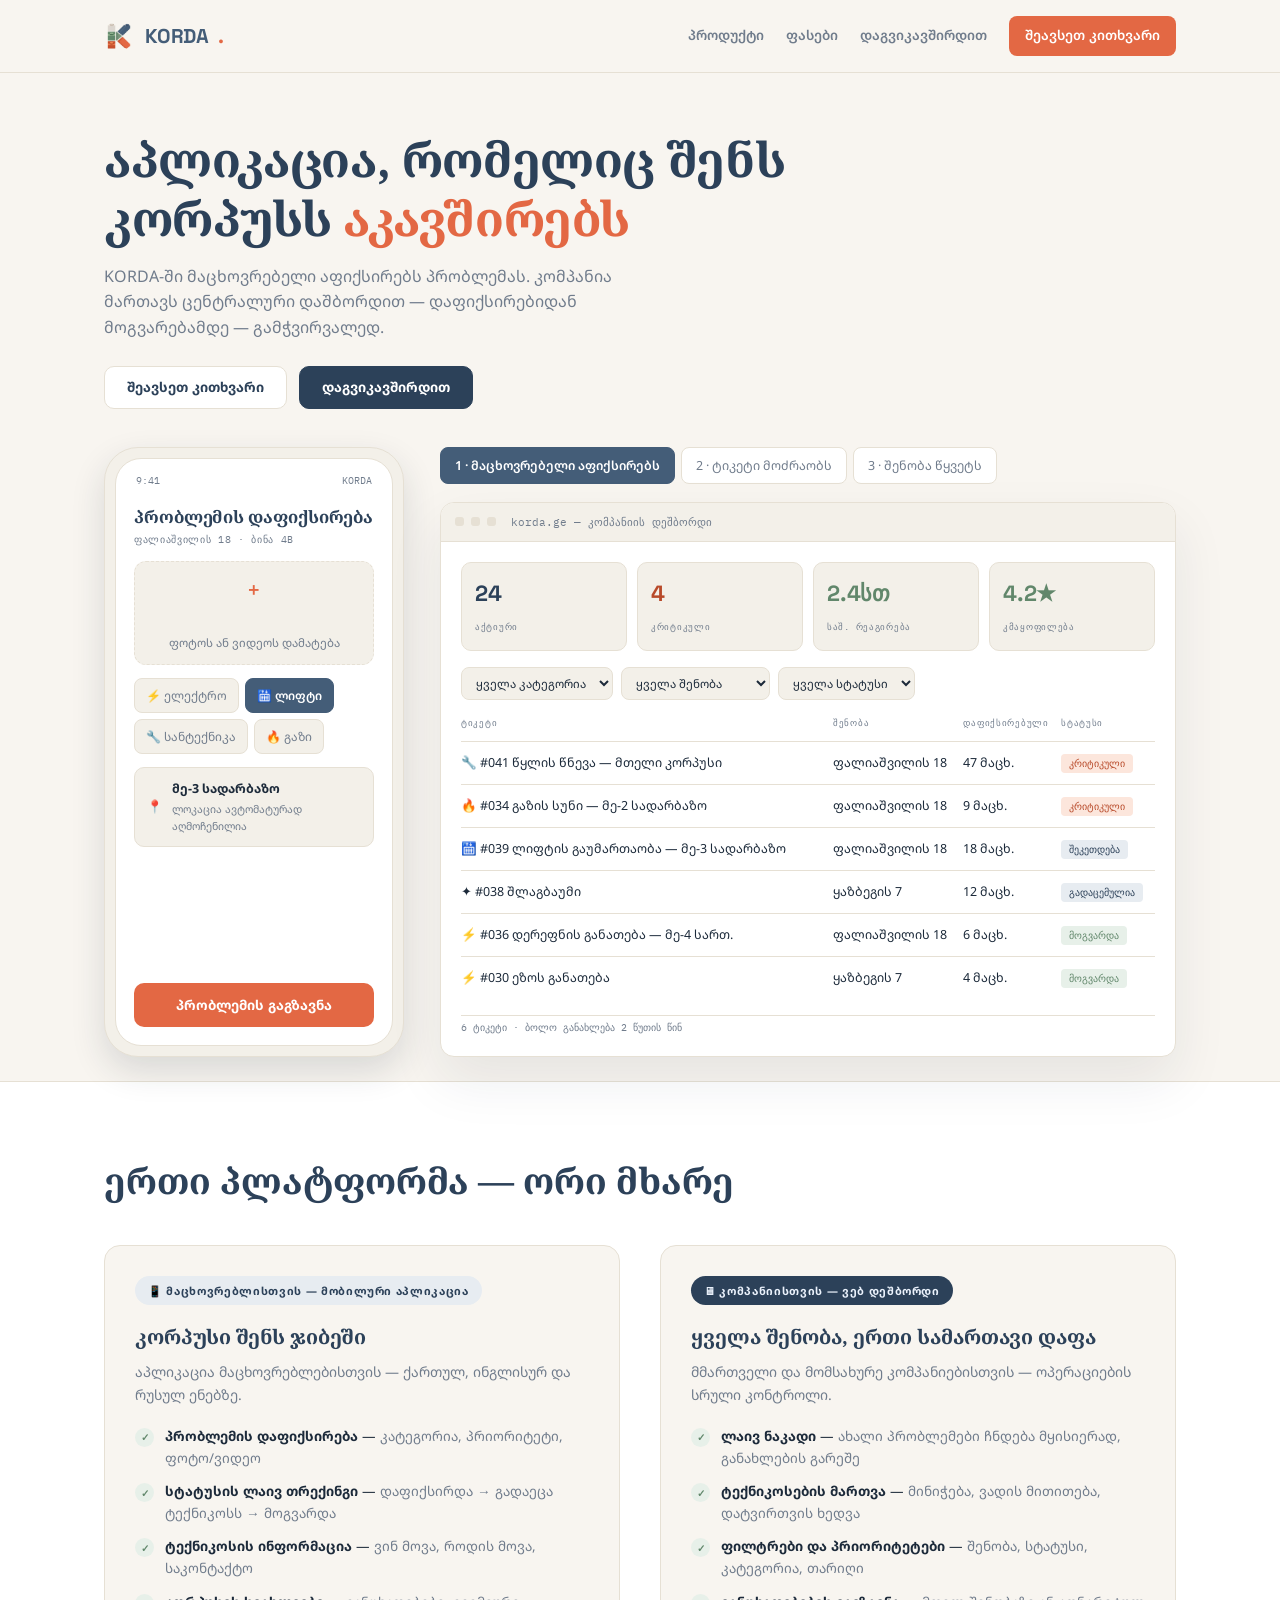
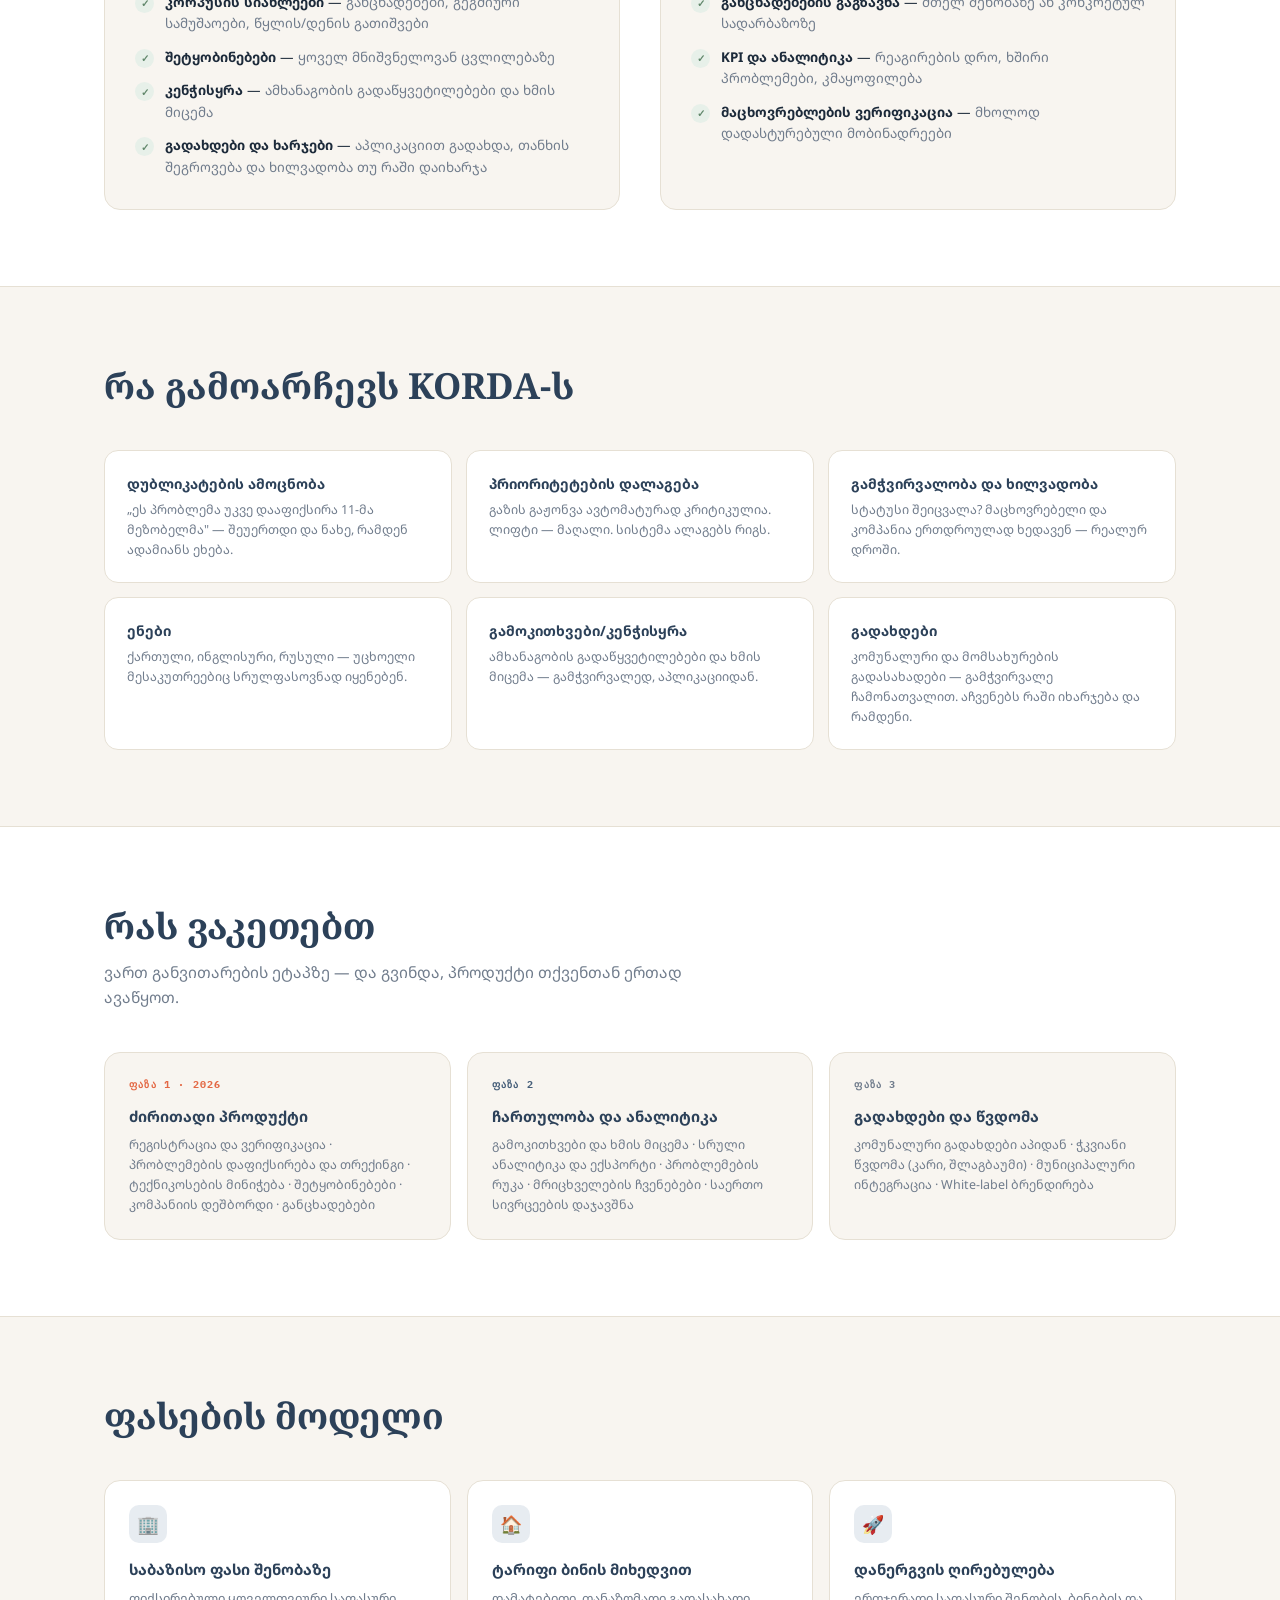
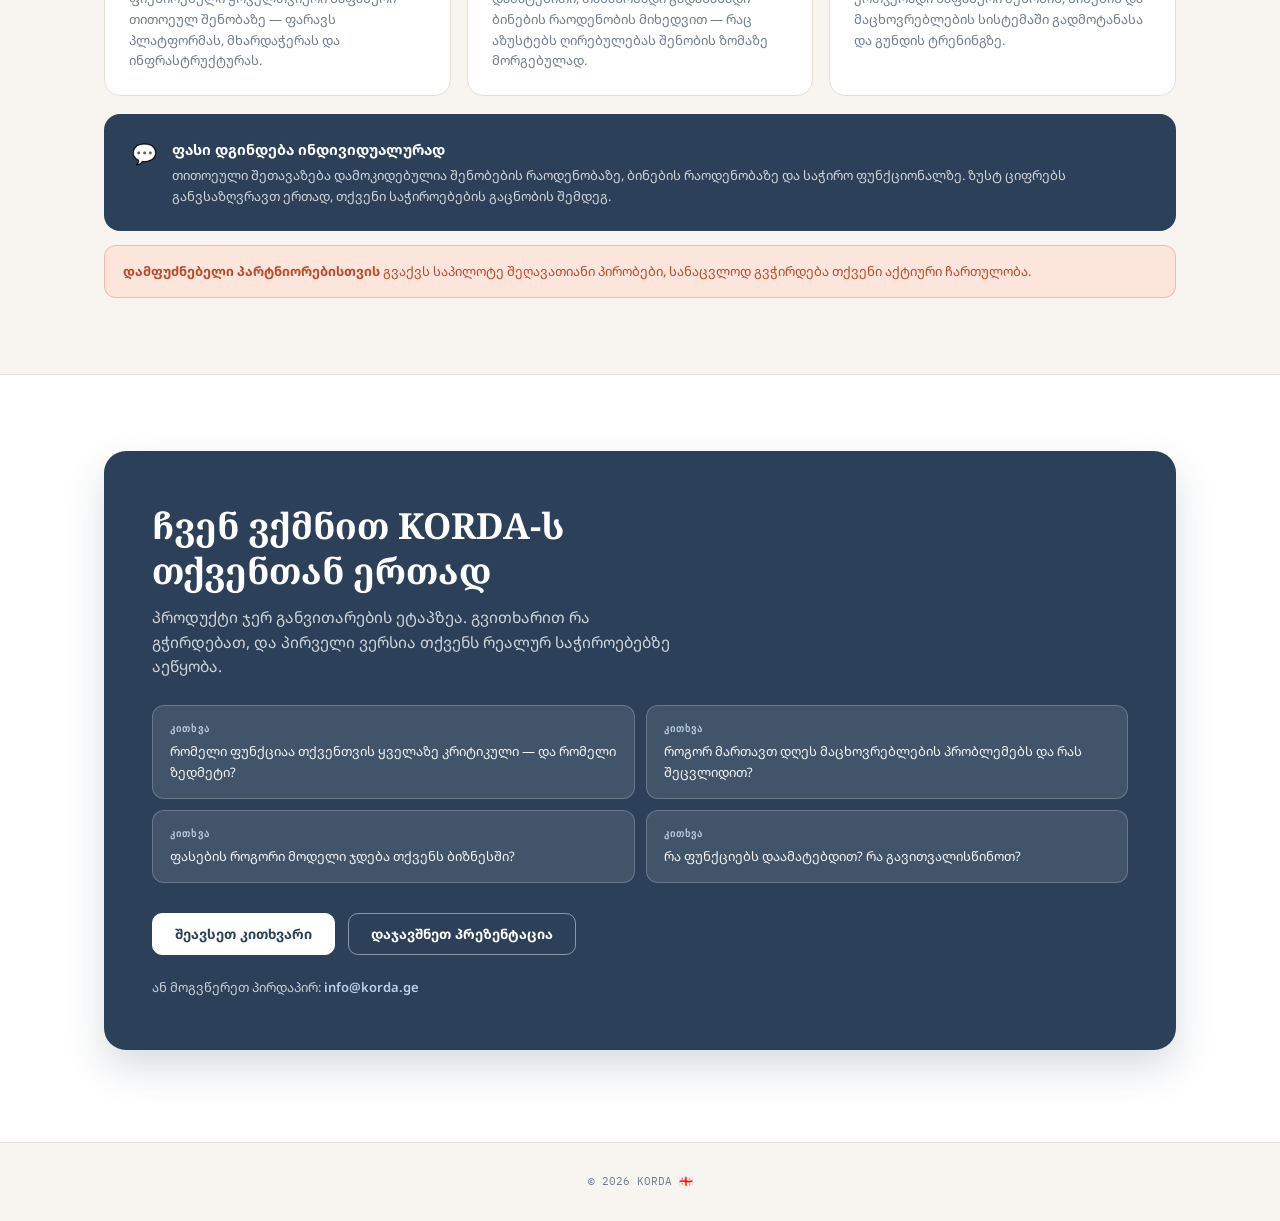
<file: index.html>
<!DOCTYPE html>
<html lang="ka">
<head>
<meta charset="utf-8">
<meta name="viewport" content="width=device-width, initial-scale=1">
<title>KORDA .</title>
<link rel="icon" href="img/korda_logo2.png" type="image/png">
<link rel="preconnect" href="https://fonts.googleapis.com">
<link rel="preconnect" href="https://fonts.gstatic.com" crossorigin>
<link href="https://fonts.googleapis.com/css2?family=Noto+Serif+Georgian:wght@600;700&family=Noto+Sans+Georgian:wght@400;500;600;700&family=Space+Grotesk:wght@500;700;800&family=IBM+Plex+Mono:wght@400;500&display=swap" rel="stylesheet">
<style>
:root{
  /* logo-derived brand colors */
  --steel:#445D78;
  --steel-deep:#2C4159;
  --steel-soft:#E7ECF1;
  --sage:#61876B;
  --sage-soft:#E7F0E9;
  --terracotta:#E36844;
  --terracotta-deep:#B84A2A;
  --terracotta-soft:#FCE6DC;
  --cream:#DBD6CF;
  --cream-soft:#F3F0E9;

  --paper:#F8F5F0;
  --panel:#FFFFFF;
  --ink:#1C2A3A;
  --grey:#707C8C;
  --line:#E6E0D4;

  --serif:'Noto Serif Georgian',serif;
  --sans:'Noto Sans Georgian',sans-serif;
  --disp:'Space Grotesk',sans-serif;
  --mono:'IBM Plex Mono',monospace;
}
*{box-sizing:border-box;margin:0;padding:0}
html{scroll-behavior:smooth}
body{background:var(--paper);color:var(--ink);font-family:var(--sans);-webkit-font-smoothing:antialiased;line-height:1.6}
a{text-decoration:none;color:inherit}
.wrap{max-width:1120px;margin:0 auto;padding:0 24px}
section{padding:76px 0}
h2{font-family:var(--serif);font-weight:700;font-size:clamp(25px,3.1vw,36px);line-height:1.25;color:var(--steel-deep);margin-bottom:12px}
.sec-sub{font-size:15.5px;color:var(--grey);max-width:600px}
.sec-head{max-width:640px;margin-bottom:42px}

/* ---------- nav ---------- */
header{position:sticky;top:0;z-index:50;background:rgba(248,245,240,.9);backdrop-filter:blur(10px);border-bottom:1px solid var(--line)}
.nav-inner{max-width:1120px;margin:0 auto;padding:16px 24px;display:flex;justify-content:space-between;align-items:center;flex-wrap:wrap;gap:12px}
.brand{display:flex;align-items:center;gap:11px;font-family:var(--disp);font-weight:800;letter-spacing:-.01em;font-size:20px;color:var(--steel-deep)}
.brand .brand-accent{color:var(--steel);}
.brand .brand-dot{color:var(--terracotta);margin-left:-2px;display:inline-block;line-height:1}
.brand img{width:30px;height:30px;display:block}
.nav-links{display:flex;gap:22px;align-items:center;flex-wrap:wrap}
.nav-links a{font-size:13.5px;font-weight:600;color:var(--grey);transition:color .15s}
.nav-links a:hover{color:var(--steel-deep)}
.nav-links a.pill{background:var(--terracotta);color:#fff;padding:9px 16px;border-radius:8px}
.nav-links a.pill:hover{background:var(--terracotta-deep);color:#fff}

/* ---------- hero ---------- */
.hero{padding:56px 0 30px;max-width:740px}
h1{font-family:var(--serif);font-weight:700;font-size:clamp(30px,5vw,48px);line-height:1.24;letter-spacing:-.008em;color:var(--steel-deep)}
h1 em{font-style:normal;color:var(--terracotta)}
.sub{margin-top:16px;font-size:16px;line-height:1.6;color:var(--grey);max-width:520px}
.hero-ctas{display:flex;gap:12px;flex-wrap:wrap;margin-top:26px}
.btn{display:inline-flex;align-items:center;gap:8px;font-family:var(--sans);font-weight:700;font-size:13.5px;border-radius:10px;padding:12px 22px;cursor:pointer;transition:.15s;line-height:1.2}
.btn-primary{background:var(--steel-deep);color:#fff;border:1.5px solid var(--steel-deep)}
.btn-primary:hover{background:var(--steel);border-color:var(--steel)}
.btn-secondary{background:#fff;color:var(--steel-deep);border:1.5px solid var(--line)}
.btn-secondary:hover{border-color:var(--steel);background:var(--steel-soft)}
.btn-ondark{background:#fff;color:var(--steel-deep);border:1.5px solid #fff}
.btn-ondark:hover{background:var(--steel-soft);color:var(--steel-deep)}
.btn-outline-ondark{background:transparent;color:#fff;border:1.5px solid rgba(255,255,255,.45)}
.btn-outline-ondark:hover{background:rgba(255,255,255,.12)}

/* ---------- interactive stage ---------- */
.stage{display:grid;grid-template-columns:300px 1fr;gap:36px;align-items:stretch;padding:8px 0 24px}
@media(max-width:880px){.stage{grid-template-columns:1fr;gap:26px}}
.stage-right{display:flex;flex-direction:column}

.phone{width:300px;background:var(--cream-soft);border:1px solid var(--line);border-radius:34px;padding:10px;box-shadow:0 14px 34px rgba(28,42,58,.14);display:flex;flex-direction:column}
.screen{background:var(--panel);border-radius:26px;overflow:hidden;position:relative;border:1px solid var(--line);display:flex;flex-direction:column;flex:1;min-height:520px}
.bar{display:flex;justify-content:space-between;padding:14px 20px 8px;font-family:var(--mono);font-size:10px;color:var(--grey);flex-shrink:0}
.view{display:none;padding:2px 18px 18px;animation:fade .35s ease}
.view.on{display:flex;flex-direction:column;flex:1;min-height:0}
@keyframes fade{from{opacity:0;transform:translateY(8px)}to{opacity:1;transform:none}}
.vhead{font-family:var(--serif);font-weight:700;font-size:17px;letter-spacing:-.005em;margin:4px 0 2px;color:var(--steel-deep)}
.vsub{font-family:var(--mono);font-size:9.5px;color:var(--grey);letter-spacing:.07em;text-transform:uppercase;margin-bottom:14px}

.photo{height:104px;border:1.5px dashed var(--line);border-radius:12px;display:grid;place-items:center;gap:5px;color:var(--grey);font-size:11.5px;background:var(--cream-soft)}
.photo b{font-size:20px;color:var(--terracotta);font-weight:600}
.chips{display:flex;flex-wrap:wrap;gap:6px;margin:13px 0}
.chip{font-size:12px;padding:7px 11px;border:1px solid var(--line);border-radius:8px;color:var(--grey);cursor:pointer;transition:.15s;background:var(--cream-soft);font-family:var(--sans)}
.chip:hover{border-color:var(--steel)}
.chip.sel{background:var(--steel);color:#fff;border-color:var(--steel);font-weight:600}
.pin{display:flex;gap:9px;align-items:center;background:var(--cream-soft);border:1px solid var(--line);border-radius:10px;padding:11px 12px;font-size:12.5px;margin-bottom:13px}
.pin span{color:var(--grey);font-size:10.5px;display:block;margin-top:2px}
.cta{width:100%;background:var(--terracotta);color:#fff;border:0;border-radius:10px;padding:13px;font-family:var(--sans);font-weight:700;font-size:13.5px;cursor:pointer;transition:.15s;margin-top:auto;flex-shrink:0}
.cta:hover{background:var(--terracotta-deep)}

.merged{background:var(--sage-soft);border:1px solid rgba(97,135,107,.35);border-radius:10px;padding:11px 12px;font-size:11.5px;line-height:1.45;margin-bottom:15px;color:var(--ink)}
.merged b{color:var(--sage);display:block;font-size:9.5px;letter-spacing:.09em;text-transform:uppercase;font-family:var(--mono);margin-bottom:4px}
.tl{list-style:none;position:relative;padding-left:20px}
.tl:before{content:'';position:absolute;left:4px;top:6px;bottom:14px;width:1px;background:var(--line)}
.tl li{position:relative;padding-bottom:16px;font-size:12px}
.tl li:before{content:'';position:absolute;left:-20px;top:4px;width:9px;height:9px;border-radius:3px;background:var(--line);border:2px solid var(--panel)}
.tl li.done:before{background:var(--sage)}
.tl li.now:before{background:var(--terracotta);box-shadow:0 0 0 4px rgba(227,104,68,.16)}
.tl time{display:block;font-family:var(--mono);font-size:9.5px;color:var(--grey);margin-top:2px}

.poll{border:1px solid var(--line);border-radius:12px;padding:14px;margin-bottom:11px;background:var(--cream-soft)}
.poll h4{font-family:var(--serif);font-size:13.5px;margin-bottom:11px;color:var(--steel-deep)}
.opt{margin-bottom:8px;font-size:11.5px}
.track{height:7px;background:var(--panel);border-radius:4px;margin-top:5px;overflow:hidden}
.fill{height:100%;background:var(--terracotta);border-radius:4px;transition:width .8s cubic-bezier(.2,.8,.2,1)}
.fill.no{background:var(--grey)}
.note{font-family:var(--mono);font-size:9.5px;color:var(--grey);margin-top:9px}

.tabs{display:flex;gap:6px;margin-bottom:18px;flex-wrap:wrap}
.tab{background:#fff;border:1px solid var(--line);color:var(--grey);border-radius:8px;padding:9px 14px;font-family:var(--sans);font-size:12.5px;cursor:pointer;transition:.15s}
.tab:hover{color:var(--ink);border-color:var(--steel)}
.tab.on{background:var(--steel);color:#fff;border-color:var(--steel);font-weight:600}

.win{background:var(--panel);border:1px solid var(--line);border-radius:14px;overflow:hidden;box-shadow:0 24px 54px rgba(28,42,58,.08);flex:1;display:flex;flex-direction:column}
.wbar{display:flex;align-items:center;gap:7px;padding:11px 14px;border-bottom:1px solid var(--line);background:var(--cream-soft)}
.dot{width:9px;height:9px;border-radius:3px;background:var(--line)}
.wtitle{font-family:var(--mono);font-size:10.5px;color:var(--grey);margin-left:8px}
.wbody{padding:20px;flex:1;display:flex;flex-direction:column;gap:16px}
.kpis{display:grid;grid-template-columns:repeat(4,1fr);gap:10px}
@media(max-width:560px){.kpis{grid-template-columns:repeat(2,1fr)}}
.filters{display:flex;gap:8px;flex-wrap:wrap}
.fselect{font-family:var(--sans);font-size:11.5px;padding:7px 10px;border:1px solid var(--line);border-radius:8px;background:var(--cream-soft);color:var(--ink);cursor:pointer}
.fselect:focus-visible{outline:2px solid var(--terracotta);outline-offset:1px}
.wfoot{font-family:var(--mono);font-size:10px;color:var(--grey);margin-top:auto;padding-top:4px;border-top:1px solid var(--line)}
.kpi{background:var(--cream-soft);border:1px solid var(--line);border-radius:10px;padding:13px}
.kpi b{font-family:var(--disp);font-size:22px;display:block;letter-spacing:-.01em;color:var(--steel-deep)}
.kpi span{font-family:var(--mono);font-size:9px;color:var(--grey);letter-spacing:.08em;text-transform:uppercase}
table{width:100%;border-collapse:collapse;font-size:12.5px}
th{text-align:left;font-family:var(--mono);font-size:9px;letter-spacing:.08em;text-transform:uppercase;color:var(--grey);padding-bottom:10px;font-weight:400}
td{padding:11px 0;border-top:1px solid var(--line)}
.pri{font-family:var(--mono);font-size:9.5px;padding:3px 8px;border-radius:4px;white-space:nowrap}
.hi{background:var(--terracotta-soft);color:var(--terracotta-deep)}
.md{background:var(--steel-soft);color:var(--steel-deep)}
.lo{background:var(--sage-soft);color:var(--sage)}

/* ---------- how it works strip ---------- */
.steps{display:grid;grid-template-columns:repeat(3,1fr);gap:1px;background:var(--line);border:1px solid var(--line);border-radius:12px;overflow:hidden;margin-bottom:8px}
@media(max-width:720px){.steps{grid-template-columns:1fr}}
.step{background:var(--panel);padding:24px 20px}
.step b{font-family:var(--mono);font-size:9.5px;color:var(--terracotta);letter-spacing:.1em;display:block;margin-bottom:9px;text-transform:uppercase}
.step h3{font-family:var(--serif);font-size:15.5px;margin-bottom:6px;letter-spacing:-.005em;color:var(--steel-deep)}
.step p{font-size:13px;color:var(--grey);line-height:1.55}

/* ---------- product two sides ---------- */
.product{background:var(--panel);border-top:1px solid var(--line);border-bottom:1px solid var(--line)}
.side{display:grid;grid-template-columns:1fr 1fr;gap:40px}
@media(max-width:820px){.side{grid-template-columns:1fr;gap:32px}}
.side-card{border:1px solid var(--line);border-radius:16px;padding:30px;background:var(--paper)}
.side-tag{display:inline-block;font-size:11px;font-weight:700;letter-spacing:.06em;padding:6px 13px;border-radius:99px;margin-bottom:16px}
.tag-res{background:var(--steel-soft);color:var(--steel-deep)}
.tag-com{background:var(--steel-deep);color:#EAF1FB}
h3{font-family:var(--serif);font-weight:700;font-size:20px;margin-bottom:8px;color:var(--steel-deep)}
.side-sub{font-size:14px;color:var(--grey);margin-bottom:20px}
.feat-list{list-style:none;display:flex;flex-direction:column;gap:12px}
.feat-list li{display:flex;gap:11px;align-items:flex-start;font-size:13.5px}
.feat-list .tick{width:19px;height:19px;border-radius:50%;background:var(--sage-soft);color:var(--sage);display:flex;align-items:center;justify-content:center;font-size:10px;font-weight:800;flex-shrink:0;margin-top:2px}
.feat-list b{font-weight:700}
.feat-list span.desc{color:var(--grey)}

/* ---------- smart features ---------- */
.smart-grid{display:grid;grid-template-columns:repeat(3,1fr);gap:14px}
@media(max-width:860px){.smart-grid{grid-template-columns:1fr 1fr}}
@media(max-width:560px){.smart-grid{grid-template-columns:1fr}}
.smart-card{background:var(--panel);border:1px solid var(--line);border-radius:14px;padding:22px}
.smart-card .ic{font-size:20px;display:block;margin-bottom:11px}
.smart-card b{display:block;font-size:14px;margin-bottom:5px;color:var(--steel-deep)}
.smart-card p{font-size:12.5px;color:var(--grey)}

/* ---------- roadmap ---------- */
.road{background:var(--panel);border-top:1px solid var(--line)}
.road-grid{display:grid;grid-template-columns:repeat(3,1fr);gap:16px}
@media(max-width:860px){.road-grid{grid-template-columns:1fr}}
.road-card{border:1px solid var(--line);border-radius:16px;padding:24px;background:var(--paper)}
.road-phase{font-family:var(--mono);font-size:10px;font-weight:700;letter-spacing:.12em;text-transform:uppercase;margin-bottom:11px}
.rp-1{color:var(--terracotta)}.rp-2{color:var(--steel)}.rp-3{color:var(--grey)}
.road-card b{display:block;font-size:15px;margin-bottom:7px;color:var(--steel-deep)}
.road-card p{font-size:12.5px;color:var(--grey)}

/* ---------- pricing ---------- */
.pricing{border-top:1px solid var(--line)}
.price-model-grid{display:grid;grid-template-columns:repeat(3,1fr);gap:16px;margin-bottom:18px}
@media(max-width:860px){.price-model-grid{grid-template-columns:1fr}}
.price-model-card{background:var(--panel);border:1px solid var(--line);border-radius:16px;padding:24px}
.price-model-icon{width:38px;height:38px;border-radius:10px;background:var(--steel-soft);display:flex;align-items:center;justify-content:center;font-size:18px;margin-bottom:14px}
.price-model-card b{display:block;font-size:15px;margin-bottom:7px;color:var(--steel-deep)}
.price-model-card p{font-size:13px;color:var(--grey)}
.price-individual{background:var(--steel-deep);border-radius:16px;padding:24px 28px;color:#fff;display:flex;gap:15px;align-items:flex-start;margin-bottom:14px}
.price-individual .ic{font-size:20px;flex-shrink:0}
.price-individual b{display:block;font-size:14.5px;margin-bottom:4px}
.price-individual p{font-size:13px;color:rgba(255,255,255,.78)}
.pilot-note{background:var(--terracotta-soft);border:1px solid rgba(227,104,68,.35);border-radius:12px;padding:15px 18px;font-size:13px;color:var(--terracotta-deep);display:flex;gap:9px;align-items:flex-start}

/* ---------- contact ---------- */
.contact{padding:76px 0 92px;background:var(--panel);border-top:1px solid var(--line)}
.fb-card{background:var(--steel-deep);border-radius:22px;padding:52px 48px;color:#fff;position:relative;overflow:hidden;box-shadow:0 18px 38px rgba(44,65,89,.18)}
@media(max-width:760px){.fb-card{padding:36px 26px}}
.fb-card h2{color:#fff;max-width:520px}
.fb-card .sec-sub{color:rgba(255,255,255,.78);max-width:520px;margin-bottom:26px}
.fb-qs{display:grid;grid-template-columns:repeat(2,1fr);gap:11px;margin-bottom:30px}
@media(max-width:760px){.fb-qs{grid-template-columns:1fr}}
.fb-q{background:rgba(255,255,255,.1);border:1px solid rgba(255,255,255,.22);border-radius:12px;padding:15px 17px;font-size:13px;color:rgba(255,255,255,.94)}
.fb-q b{display:block;font-family:var(--mono);font-size:9.5px;letter-spacing:.12em;text-transform:uppercase;color:#B9D0E8;margin-bottom:5px}
.fb-ctas{display:flex;gap:13px;flex-wrap:wrap}
.fb-contact{margin-top:22px;font-size:13px;color:rgba(255,255,255,.74)}
.fb-contact a{color:#B9D0E8;font-weight:600}

footer{background:rgba(248,245,240,.9);border-top:1px solid var(--line);padding:30px 0;font-family:var(--mono);font-size:11px;color:var(--grey);display:flex;justify-content:space-between;flex-wrap:wrap;gap:10px}
:focus-visible{outline:2px solid var(--terracotta);outline-offset:2px}
@media(prefers-reduced-motion:reduce){*{animation:none!important;transition:none!important}}
</style>
</head>
<body>

<header>
  <div class="nav-inner">
    <a class="brand" href="#">
      <img src="img/korda_logo2.png" alt="KORDA ლოგო">
      <span class="brand-accent">KORDA</span><span class="brand-dot">.</span>
    </a>
    <div class="nav-links">
      <a href="#product">პროდუქტი</a>
      <a href="#pricing">ფასები</a>
      <a href="#contact">დაგვიკავშირდით</a>
      <a href="https://form.jotform.com/262093439102048" target="_blank" rel="noopener" class="pill">შეავსეთ კითხვარი</a>
    </div>
  </div>
</header>

<div class="wrap">

<section class="hero">
  <h1>აპლიკაცია, რომელიც შენს კორპუსს <em>აკავშირებს</em></h1>
  <p class="sub">KORDA-ში მაცხოვრებელი აფიქსირებს პრობლემას. კომპანია მართავს ცენტრალური დაშბორდით — დაფიქსირებიდან მოგვარებამდე — გამჭვირვალედ.</p>
  <div class="hero-ctas">
    <a href="https://form.jotform.com/262093439102048" class="btn btn-secondary" target="_blank" rel="noopener">შეავსეთ კითხვარი</a>
    <a href="#contact" class="btn btn-primary">დაგვიკავშირდით</a>
  </div>
</section>

<section class="stage" id="demo">
  <div class="phone">
    <div class="screen">
      <div class="bar"><span>9:41</span><span>KORDA</span></div>

      <div class="view on" id="v1">
        <p class="vhead">პრობლემის დაფიქსირება</p>
        <p class="vsub">ფალიაშვილის 18 · ბინა 4B</p>
        <div class="photo"><b>+</b><span>ფოტოს ან ვიდეოს დამატება</span></div>
        <div class="chips">
          <span class="chip">⚡ ელექტრო</span><span class="chip sel">🛗 ლიფტი</span>
          <span class="chip">🔧 სანტექნიკა</span><span class="chip">🔥 გაზი</span>
        </div>
        <div class="pin">📍<div><strong>მე-3 სადარბაზო</strong><span>ლოკაცია ავტომატურად აღმოჩენილია</span></div></div>
        <button class="cta" onclick="go(2)">პრობლემის გაგზავნა</button>
      </div>

      <div class="view" id="v2">
        <p class="vhead">#039 ლიფტის გაუმართაობა</p>
        <p class="vsub">მაღალი პრიორიტეტი · მე-3 სადარბაზო</p>
        <div class="merged"><b>დუბლიკატები გაერთიანდა</b>18 მეზობელმა დააფიქსირა ეს პრობლემა. ერთი ტიკეტი, ერთი ტექნიკოსი.</div>
        <ul class="tl">
          <li class="done">დაფიქსირდა<time>29 ივნ · 08:30</time></li>
          <li class="done">ნანახია კომპანიის მიერ<time>29 ივნ · 09:15</time></li>
          <li class="done">გადაეცა ტექნიკოსს — გიორგი კ.<time>29 ივნ · 11:00</time></li>
          <li class="now">მიმდინარეობს შეკეთება<time>დღეს · 14:00–16:00</time></li>
          <li>მოგვარდა<time>მოლოდინში</time></li>
        </ul>
        <button class="cta" onclick="go(3)">დაბრუნება კორპუსზე</button>
      </div>

      <div class="view" id="v3">
        <p class="vhead">ფალიაშვილის 18</p>
        <p class="vsub">36 ბინა · 2 აქტიური პრობლემა</p>
        <div class="poll">
          <h4>შესასვლელის კარის შეცვლა?</h4>
          <div class="opt">დიახ — 19<div class="track"><div class="fill" style="width:79%"></div></div></div>
          <div class="opt">არა — 5<div class="track"><div class="fill no" style="width:21%"></div></div></div>
          <p class="note">24 ბინიდან 24-მა მისცა ხმა · იხურება პარასკევს</p>
        </div>
        <div class="poll">
          <h4 style="margin-bottom:6px">წყლის გათიშვა სამშაბათს</h4>
          <p style="font-size:12px;color:var(--grey);line-height:1.5">10:00–14:00, სართ. 1–9. გამოცხადებულია მმართველი კომპანიის მიერ.</p>
        </div>
        <button class="cta" onclick="go(1)">ახალი პრობლემის დაფიქსირება</button>
      </div>
    </div>
  </div>

  <div class="stage-right">
    <div class="tabs">
      <button class="tab on" data-v="1" onclick="go(1)">1 · მაცხოვრებელი აფიქსირებს</button>
      <button class="tab" data-v="2" onclick="go(2)">2 · ტიკეტი მოძრაობს</button>
      <button class="tab" data-v="3" onclick="go(3)">3 · შენობა წყვეტს</button>
    </div>

    <div class="win">
      <div class="wbar"><i class="dot"></i><i class="dot"></i><i class="dot"></i><span class="wtitle">korda.ge — კომპანიის დეშბორდი</span></div>
      <div class="wbody">
        <div class="kpis">
          <div class="kpi"><b>24</b><span>აქტიური</span></div>
          <div class="kpi"><b style="color:var(--terracotta-deep)">4</b><span>კრიტიკული</span></div>
          <div class="kpi"><b style="color:var(--sage)">2.4სთ</b><span>საშ. რეაგირება</span></div>
          <div class="kpi"><b style="color:var(--sage)">4.2★</b><span>კმაყოფილება</span></div>
        </div>
        <div class="filters">
          <select class="fselect" id="f-cat" onchange="filterTable()">
            <option value="all">ყველა კატეგორია</option>
            <option value="electric">⚡ ელექტრო</option>
            <option value="elevator">🛗 ლიფტი</option>
            <option value="plumbing">🔧 სანტექნიკა</option>
            <option value="gas">🔥 გაზი</option>
            <option value="other">✦ სხვა</option>
          </select>
          <select class="fselect" id="f-building" onchange="filterTable()">
            <option value="all">ყველა შენობა</option>
            <option value="paliashvili">ფალიაშვილის 18</option>
            <option value="kazbegi">ყაზბეგის 7</option>
          </select>
          <select class="fselect" id="f-status" onchange="filterTable()">
            <option value="all">ყველა სტატუსი</option>
            <option value="hi">კრიტიკული</option>
            <option value="fix">შეკეთდება</option>
            <option value="assigned">გადაცემულია</option>
            <option value="done">მოგვარდა</option>
          </select>
        </div>
        <table>
          <tr><th>ტიკეტი</th><th>შენობა</th><th>დაფიქსირებული</th><th>სტატუსი</th></tr>
          <tr data-cat="plumbing" data-building="paliashvili" data-status="hi"><td>🔧 #041 წყლის წნევა — მთელი კორპუსი</td><td>ფალიაშვილის 18</td><td>47 მაცხ.</td><td><span class="pri hi">კრიტიკული</span></td></tr>
          <tr data-cat="gas" data-building="paliashvili" data-status="hi"><td>🔥 #034 გაზის სუნი — მე-2 სადარბაზო</td><td>ფალიაშვილის 18</td><td>9 მაცხ.</td><td><span class="pri hi">კრიტიკული</span></td></tr>
          <tr data-cat="elevator" data-building="paliashvili" data-status="fix"><td>🛗 #039 ლიფტის გაუმართაობა — მე-3 სადარბაზო</td><td>ფალიაშვილის 18</td><td>18 მაცხ.</td><td><span class="pri md">შეკეთდება</span></td></tr>
          <tr data-cat="other" data-building="kazbegi" data-status="assigned"><td>✦ #038 შლაგბაუმი</td><td>ყაზბეგის 7</td><td>12 მაცხ.</td><td><span class="pri md">გადაცემულია</span></td></tr>
          <tr data-cat="electric" data-building="paliashvili" data-status="done"><td>⚡ #036 დერეფნის განათება — მე-4 სართ.</td><td>ფალიაშვილის 18</td><td>6 მაცხ.</td><td><span class="pri lo">მოგვარდა</span></td></tr>
          <tr data-cat="electric" data-building="kazbegi" data-status="done"><td>⚡ #030 ეზოს განათება</td><td>ყაზბეგის 7</td><td>4 მაცხ.</td><td><span class="pri lo">მოგვარდა</span></td></tr>
        </table>
        <p class="wfoot" id="wfoot">6 ტიკეტი · ბოლო განახლება 2 წუთის წინ</p>
      </div>
    </div>
  </div>
</section>

</div>

<!-- ================= PRODUCT: TWO SIDES ================= -->
<section class="product" id="product">
  <div class="wrap">
    <div class="sec-head">
      <h2>ერთი პლატფორმა — ორი მხარე</h2>
    </div>
    <div class="side">
      <div class="side-card">
        <span class="side-tag tag-res">📱 მაცხოვრებლისთვის — მობილური აპლიკაცია</span>
        <h3>კორპუსი შენს ჯიბეში</h3>
        <p class="side-sub">აპლიკაცია მაცხოვრებლებისთვის — ქართულ, ინგლისურ და რუსულ ენებზე.</p>
        <ul class="feat-list">
          <li><span class="tick">✓</span><span><b>პრობლემის დაფიქსირება</b> — <span class="desc">კატეგორია, პრიორიტეტი, ფოტო/ვიდეო</span></span></li>
          <li><span class="tick">✓</span><span><b>სტატუსის ლაივ თრექინგი</b> — <span class="desc">დაფიქსირდა → გადაეცა ტექნიკოსს → მოგვარდა</span></span></li>
          <li><span class="tick">✓</span><span><b>ტექნიკოსის ინფორმაცია</b> — <span class="desc">ვინ მოვა, როდის მოვა, საკონტაქტო</span></span></li>
          <li><span class="tick">✓</span><span><b>კორპუსის სიახლეები</b> — <span class="desc">განცხადებები, გეგმიური სამუშაოები, წყლის/დენის გათიშვები</span></span></li>
          <li><span class="tick">✓</span><span><b>შეტყობინებები</b> — <span class="desc">ყოველ მნიშვნელოვან ცვლილებაზე</span></span></li>
          <li><span class="tick">✓</span><span><b>კენჭისყრა</b> — <span class="desc">ამხანაგობის გადაწყვეტილებები და ხმის მიცემა</span></span></li>
          <li><span class="tick">✓</span><span><b>გადახდები და ხარჯები</b> — <span class="desc">აპლიკაციით გადახდა, თანხის შეგროვება და ხილვადობა თუ რაში დაიხარჯა</span></span></li>
        </ul>
      </div>
      <div class="side-card">
        <span class="side-tag tag-com">🖥 კომპანიისთვის — ვებ დეშბორდი</span>
        <h3>ყველა შენობა, ერთი სამართავი დაფა</h3>
        <p class="side-sub">მმართველი და მომსახურე კომპანიებისთვის — ოპერაციების სრული კონტროლი.</p>
        <ul class="feat-list">
          <li><span class="tick">✓</span><span><b>ლაივ ნაკადი</b> — <span class="desc">ახალი პრობლემები ჩნდება მყისიერად, განახლების გარეშე</span></span></li>
          <li><span class="tick">✓</span><span><b>ტექნიკოსების მართვა</b> — <span class="desc">მინიჭება, ვადის მითითება, დატვირთვის ხედვა</span></span></li>
          <li><span class="tick">✓</span><span><b>ფილტრები და პრიორიტეტები</b> — <span class="desc">შენობა, სტატუსი, კატეგორია, თარიღი</span></span></li>
          <li><span class="tick">✓</span><span><b>განცხადებების გაგზავნა</b> — <span class="desc">მთელ შენობაზე ან კონკრეტულ სადარბაზოზე</span></span></li>
          <li><span class="tick">✓</span><span><b>KPI და ანალიტიკა</b> — <span class="desc">რეაგირების დრო, ხშირი პრობლემები, კმაყოფილება</span></span></li>
          <li><span class="tick">✓</span><span><b>მაცხოვრებლების ვერიფიკაცია</b> — <span class="desc">მხოლოდ დადასტურებული მობინადრეები</span></span></li>
        </ul>
      </div>
    </div>
  </div>
</section>

<!-- ================= SMART FEATURES ================= -->
<section class="smart">
  <div class="wrap">
    <div class="sec-head">
      <h2>რა გამოარჩევს KORDA-ს</h2>
    </div>
    <div class="smart-grid">
      <div class="smart-card"><b>დუბლიკატების ამოცნობა</b><p>„ეს პრობლემა უკვე დააფიქსირა 11-მა მეზობელმა" — შეუერთდი და ნახე, რამდენ ადამიანს ეხება.</p></div>
      <div class="smart-card"><b>პრიორიტეტების დალაგება</b><p>გაზის გაჟონვა ავტომატურად კრიტიკულია. ლიფტი — მაღალი. სისტემა ალაგებს რიგს.</p></div>
      <div class="smart-card"><b>გამჭვირვალობა და ხილვადობა</b><p>სტატუსი შეიცვალა? მაცხოვრებელი და კომპანია ერთდროულად ხედავენ — რეალურ დროში.</p></div>
      <div class="smart-card"><b>ენები</b><p>ქართული, ინგლისური, რუსული — უცხოელი მესაკუთრეებიც სრულფასოვნად იყენებენ.</p></div>
      <div class="smart-card"><b>გამოკითხვები/კენჭისყრა</b><p>ამხანაგობის გადაწყვეტილებები და ხმის მიცემა — გამჭვირვალედ, აპლიკაციიდან.</p></div>
      <div class="smart-card"><b>გადახდები</b><p>კომუნალური და მომსახურების გადასახადები — გამჭვირვალე ჩამონათვალით. აჩვენებს რაში იხარჯება და რამდენი.</p></div>
    </div>
  </div>
</section>

<!-- ================= ROADMAP ================= -->
<section class="road">
  <div class="wrap">
    <div class="sec-head">
      <h2>რას ვაკეთებთ</h2>
      <p class="sec-sub">ვართ განვითარების ეტაპზე — და გვინდა, პროდუქტი თქვენთან ერთად ავაწყოთ.</p>
    </div>
    <div class="road-grid">
      <div class="road-card">
        <div class="road-phase rp-1">ფაზა 1 · 2026</div>
        <b>ძირითადი პროდუქტი</b>
        <p>რეგისტრაცია და ვერიფიკაცია · პრობლემების დაფიქსირება და თრექინგი · ტექნიკოსების მინიჭება · შეტყობინებები · კომპანიის დეშბორდი · განცხადებები</p>
      </div>
      <div class="road-card">
        <div class="road-phase rp-2">ფაზა 2</div>
        <b>ჩართულობა და ანალიტიკა</b>
        <p>გამოკითხვები და ხმის მიცემა · სრული ანალიტიკა და ექსპორტი · პრობლემების რუკა · მრიცხველების ჩვენებები · საერთო სივრცეების დაჯავშნა</p>
      </div>
      <div class="road-card">
        <div class="road-phase rp-3">ფაზა 3</div>
        <b>გადახდები და წვდომა</b>
        <p>კომუნალური გადახდები აპიდან · ჭკვიანი წვდომა (კარი, შლაგბაუმი) · მუნიციპალური ინტეგრაცია · White-label ბრენდირება</p>
      </div>
    </div>
  </div>
</section>

<!-- ================= PRICING ================= -->
<section class="pricing" id="pricing">
  <div class="wrap">
    <div class="sec-head">
      <h2>ფასების მოდელი</h2>
    </div>

    <div class="price-model-grid">
      <div class="price-model-card">
        <div class="price-model-icon">🏢</div>
        <b>საბაზისო ფასი შენობაზე</b>
        <p>ფიქსირებული ყოველთვიური საფასური თითოეულ შენობაზე — ფარავს პლატფორმას, მხარდაჭერას და ინფრასტრუქტურას.</p>
      </div>
      <div class="price-model-card">
        <div class="price-model-icon">🏠</div>
        <b>ტარიფი ბინის მიხედვით</b>
        <p>დამატებითი, თანაზომადი გადასახადი ბინების რაოდენობის მიხედვით — რაც აზუსტებს ღირებულებას შენობის ზომაზე მორგებულად.</p>
      </div>
      <div class="price-model-card">
        <div class="price-model-icon">🚀</div>
        <b>დანერგვის ღირებულება</b>
        <p>ერთჯერადი საფასური შენობის, ბინების და მაცხოვრებლების სისტემაში გადმოტანასა და გუნდის ტრენინგზე.</p>
      </div>
    </div>

    <div class="price-individual">
      <span class="ic">💬</span>
      <div>
        <b>ფასი დგინდება ინდივიდუალურად</b>
        <p>თითოეული შეთავაზება დამოკიდებულია შენობების რაოდენობაზე, ბინების რაოდენობაზე და საჭირო ფუნქციონალზე. ზუსტ ციფრებს განვსაზღვრავთ ერთად, თქვენი საჭიროებების გაცნობის შემდეგ.</p>
      </div>
    </div>

    <div class="pilot-note">
      <span><b>დამფუძნებელი პარტნიორებისთვის</b> გვაქვს საპილოტე შეღავათიანი პირობები, სანაცვლოდ გვჭირდება თქვენი აქტიური ჩართულობა.</span>
    </div>
  </div>
</section>

<!-- ================= CONTACT ================= -->
<section class="contact" id="contact">
  <div class="wrap">
    <div class="fb-card">
      <h2>ჩვენ ვქმნით KORDA-ს თქვენთან ერთად</h2>
      <p class="sec-sub">პროდუქტი ჯერ განვითარების ეტაპზეა. გვითხარით რა გჭირდებათ, და პირველი ვერსია თქვენს რეალურ საჭიროებებზე აეწყობა.</p>
      <div class="fb-qs">
        <div class="fb-q"><b>კითხვა</b>რომელი ფუნქციაა თქვენთვის ყველაზე კრიტიკული — და რომელი ზედმეტი?</div>
        <div class="fb-q"><b>კითხვა</b>როგორ მართავთ დღეს მაცხოვრებლების პრობლემებს და რას შეცვლიდით?</div>
        <div class="fb-q"><b>კითხვა</b>ფასების როგორი მოდელი ჯდება თქვენს ბიზნესში?</div>
        <div class="fb-q"><b>კითხვა</b>რა ფუნქციებს დაამატებდით? რა გავითვალისწინოთ?</div>
      </div>
      <div class="fb-ctas">
        <a class="btn btn-ondark" href="https://form.jotform.com/262093439102048" target="_blank" rel="noopener">შეავსეთ კითხვარი</a>
        <a class="btn btn-outline-ondark" href="mailto:info@korda.ge?subject=KORDA%20—%20პრეზენტაციის%20მოთხოვნა&body=გამარჯობა,%0A%0Aგვაინტერესებს%20KORDA-ს%20პრეზენტაცია.%0A%0Aკომპანია:%20%0Aშენობების%20რაოდენობა:%20%0Aსაკონტაქტო%20პირი:%20">დაჯავშნეთ პრეზენტაცია</a>
      </div>
      <div class="fb-contact">ან მოგვწერეთ პირდაპირ: <a href="mailto:info@korda.ge">info@korda.ge</a></div>
    </div>
  </div>
</section>

<footer>
  <div class="wrap" style="display:flex;justify-content:space-between;align-items:center;flex-wrap:wrap;gap:10px">
    <span>© 2026 KORDA 🇬🇪</span>
  </div>
</footer>

<script>
function go(n){
  document.querySelectorAll('.view').forEach(v=>v.classList.remove('on'));
  document.getElementById('v'+n).classList.add('on');
  document.querySelectorAll('.tab').forEach(t=>t.classList.toggle('on',t.dataset.v==String(n)));
}
document.querySelectorAll('.chips .chip').forEach(c=>c.onclick=()=>{
  document.querySelectorAll('.chips .chip').forEach(x=>x.classList.remove('sel'));
  c.classList.add('sel');
});
function filterTable(){
  const cat = document.getElementById('f-cat').value;
  const building = document.getElementById('f-building').value;
  const status = document.getElementById('f-status').value;
  const rows = document.querySelectorAll('table tr[data-cat]');
  let visible = 0;
  rows.forEach(r=>{
    const match = (cat==='all'||r.dataset.cat===cat)
      && (building==='all'||r.dataset.building===building)
      && (status==='all'||r.dataset.status===status);
    r.style.display = match ? '' : 'none';
    if(match) visible++;
  });
  document.getElementById('wfoot').textContent = visible + ' ტიკეტი · ბოლო განახლება 2 წუთის წინ';
}
</script>
</body>
</html>
</file>
